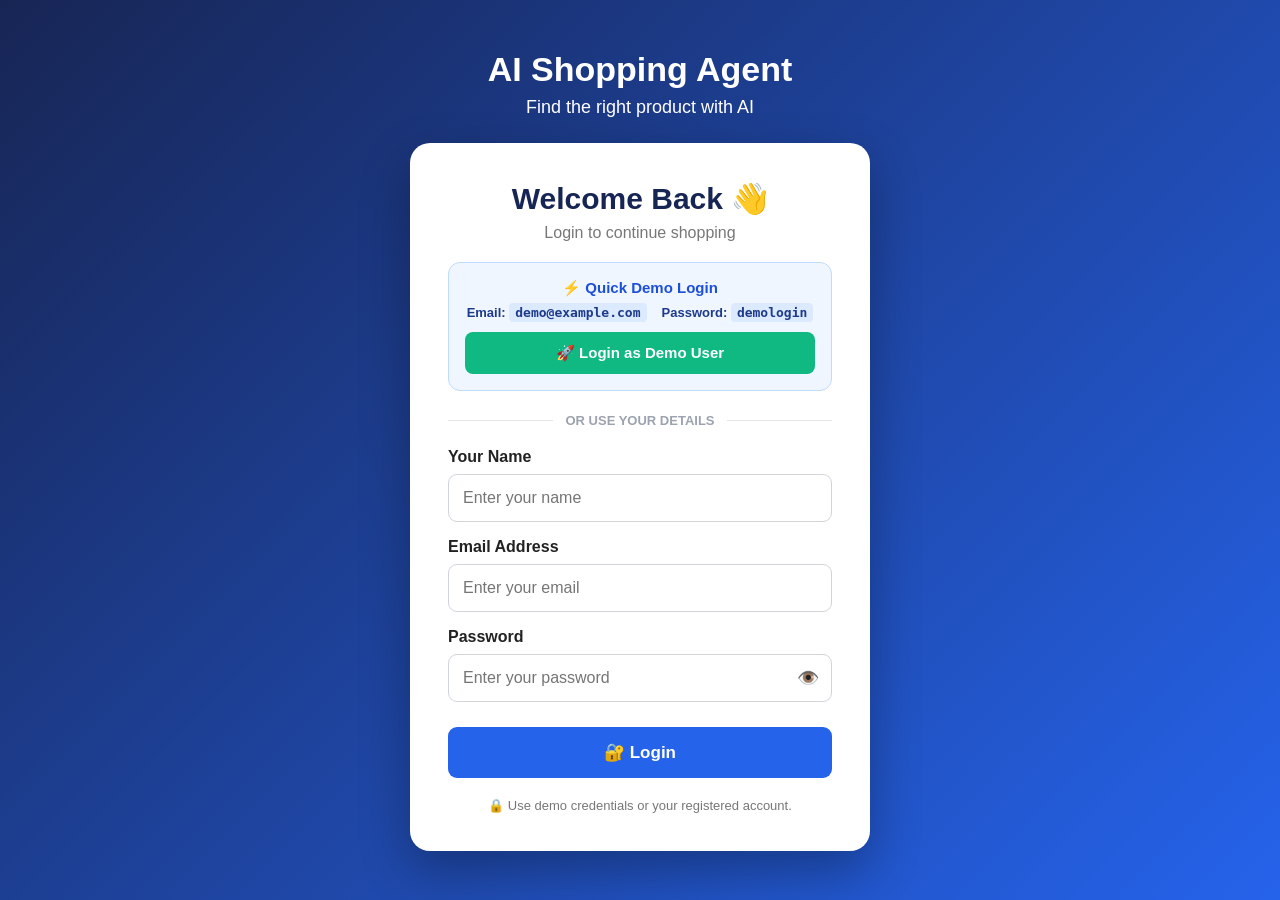
<file: frontend/index.html>
<!DOCTYPE html>
<html lang="en">
<head>
    <meta charset="UTF-8">
    <meta name="viewport" content="width=device-width, initial-scale=1.0">

    <title>AI Shopping Agent</title>

    <link rel="stylesheet" href="style.css">
</head>

<body>
    <script>
if (localStorage.getItem("isLoggedIn") !== "true") {
    window.location.href = "login.html";
}
</script>

    <!-- ================= HEADER ================= -->

    <header class="main-header">

        <div class="header-left">

            <div class="logo">🛍️</div>

            <div>
                <h1>AI Shopping Agent</h1>
                <p>Find the right product with AI</p>
            </div>

        </div>

        <div class="header-actions">

            <button
                id="cartButton"
                class="header-button"
                type="button"
            >
                🛒 Cart
                <span id="cartCount">0</span>
            </button>

            <button
                id="profileButton"
                class="header-button"
                type="button"
            >
                👤 Profile
            </button>

        </div>

    </header>


    <!-- ================= NAVIGATION ================= -->

    <nav class="navbar">

        <button
            class="nav-item active"
            data-category="all"
            type="button"
        >
            ☰ All
        </button>

        <button
            class="nav-item"
            data-category="electronics"
            type="button"
        >
            Electronics
        </button>

        <button
            class="nav-item"
            data-category="laptops"
            type="button"
        >
            💻 Laptops
        </button>

        <button
            class="nav-item"
            data-category="headphones"
            type="button"
        >
            Headphones
        </button>

        <button
            class="nav-item"
            data-category="earbuds"
            type="button"
        >
            Earbuds
        </button>

        <button
            class="nav-item"
            data-category="keyboards"
            type="button"
        >
            Keyboards
        </button>

        <button
            class="nav-item"
            data-category="mouse"
            type="button"
        >
            Mouse
        </button>

        <button
            class="nav-item"
            data-category="accessories"
            type="button"
        >
            Accessories
        </button>

        <button
            class="nav-item"
            data-category="deals"
            type="button"
        >
            Best Deals
        </button>

        <button
            class="nav-item"
            data-category="top"
            type="button"
        >
            Top Products
        </button>

    </nav>


    <!-- ================= MAIN ================= -->

    <main>

        <!-- ================= SEARCH ================= -->

        <section class="search-section">

            <div class="search-box">

                <input
                    type="text"
                    id="searchInput"
                    placeholder="Search for headphones, mouse, keyboard..."
                    autocomplete="off"
                >

                <button
                    id="searchButton"
                    type="button"
                >
                    Search
                </button>

            </div>

        </section>


        <!-- ================= AI ANSWER ================= -->

        <section
            id="aiAnswer"
            class="ai-answer"
            style="display:none;"
        >

            <h2>🤖 AI Recommendation</h2>

            <div id="aiAnswerContent"></div>

        </section>


        <!-- ================= PRODUCTS HEADER ================= -->

        <section class="products-header">

            <div>

                <h2>🛍️ All Products</h2>

                <p>
                    Explore our products
                </p>

            </div>

        </section>


        <!-- ================= PRODUCT AREA ================= -->

        <section class="product-section">

            <div class="product-intro">

                <h2>
                    🛍️ Explore Our Products
                </h2>

                <p>
                    Discover the best products recommended
                    by our AI shopping agent.
                </p>

            </div>


            <!--
                JavaScript loads all products here.
                CSS controls the horizontal grid.
            -->

            <div
                id="products"
                class="products"
            >

                <div
                    class="loading"
                    id="loading"
                >
                    Loading products...
                </div>

            </div>

        </section>

    </main>


    <!-- ================================================= -->
    <!-- ================= CART MODAL ==================== -->
    <!-- ================================================= -->

    <div
        id="cartModal"
        class="modal"
        style="display:none;"
    >

        <div class="modal-content">

            <button
                id="closeCart"
                class="modal-close"
                type="button"
            >
                ×
            </button>

            <h2>
                🛒 Your Cart
            </h2>

            <div id="cartItems">

                <p class="empty-message">
                    Your cart is empty.
                </p>

            </div>

            <div class="cart-footer">

                <strong>
                    Total:
                    ₹<span id="cartTotal">0</span>
                </strong>

                <button
                    id="checkoutButton"
                    class="checkout-button"
                    type="button"
                >
                    Proceed to Checkout
                </button>

            </div>

        </div>

    </div>


    <!-- ================================================= -->
    <!-- ================= CHECKOUT MODAL ================ -->
    <!-- ================================================= -->

    <!--
        IMPORTANT:
        This was missing from your previous index.html.

        Your script.js looks for:
        id="checkoutModal"

        So this section MUST exist.
    -->

    <div
        id="checkoutModal"
        class="modal"
        style="display:none;"
    >

        <div class="modal-content checkout-modal-content">

            <button
                id="closeCheckout"
                class="modal-close"
                type="button"
            >
                ×
            </button>


            <h2>
                💳 Checkout
            </h2>


            <p class="checkout-subtitle">
                Complete your order and proceed to payment.
            </p>


            <!-- ORDER SUMMARY -->

            <div
                id="checkoutSummary"
                class="checkout-summary"
            >

                <h3>
                    Order Summary
                </h3>

                <div id="checkoutItems">

                    <!-- JavaScript will add items here -->

                </div>


                <div class="checkout-total">

                    <strong>
                        Total Amount:
                    </strong>

                    <strong>
                        ₹<span id="checkoutTotal">0</span>
                    </strong>

                </div>

            </div>


            <!-- CUSTOMER DETAILS -->

            <div class="checkout-form">

                <h3>
                    Customer Details
                </h3>


                <label for="checkoutName">
                    Name
                </label>

                <input
                    type="text"
                    id="checkoutName"
                    placeholder="Enter your name"
                    autocomplete="name"
                >


                <label for="checkoutEmail">
                    Email
                </label>

                <input
                    type="email"
                    id="checkoutEmail"
                    placeholder="Enter your email"
                    autocomplete="email"
                >


                <label for="checkoutPhone">
                    Phone Number
                </label>

                <input
                    type="tel"
                    id="checkoutPhone"
                    placeholder="Enter your phone number"
                    autocomplete="tel"
                >


                <label for="checkoutAddress">
                    Delivery Address
                </label>

                <textarea
                    id="checkoutAddress"
                    placeholder="Enter full delivery address with pincode..."
                    rows="3"
                ></textarea>

            </div>


            <!-- PAYMENT BUTTON -->

            <button
                id="payNowButton"
                class="pay-now-button"
                type="button"
                onclick="startPayment()"
            >
                💳 Pay Now
            </button>


            <!-- BACK TO CART -->

            <button
                id="backToCart"
                class="back-cart-button"
                type="button"
            >
                ← Back to Cart
            </button>

        </div>

    </div>


    <!-- ================================================= -->
    <!-- ================= PROFILE MODAL ================= -->
    <!-- ================================================= -->

    <div
        id="profileModal"
        class="modal"
        style="display:none;"
    >

        <div class="modal-content profile-modal-content">

            <button
                id="closeProfile"
                class="modal-close"
                type="button"
            >
                ×
            </button>

            <!-- PROFILE HEADER BANNER -->
            <div class="profile-header-banner">
                <div class="profile-avatar-circle">
                    <span id="profileAvatarText">👤</span>
                </div>
                <div class="profile-user-headline">
                    <h2 id="profileDisplayName">User Account</h2>
                    <p id="profileDisplayEmail">Manage account settings, orders, and preferences</p>
                </div>
            </div>

            <!-- PROFILE TAB NAVIGATION -->
            <div class="profile-tabs">
                <button class="profile-tab active" data-tab="tab-account" type="button">
                    👤 Account
                </button>
                <button class="profile-tab" data-tab="tab-orders" type="button">
                    📦 My Orders
                </button>
                <button class="profile-tab" data-tab="tab-cart" type="button">
                    🛒 My Cart
                </button>
                <button class="profile-tab" data-tab="tab-settings" type="button">
                    ⚙️ Settings
                </button>
            </div>

            <!-- TAB 1: ACCOUNT DETAILS -->
            <div id="tab-account" class="profile-tab-content active">
                <div class="profile-info">
                    <label for="profileName">Full Name</label>
                    <input
                        type="text"
                        id="profileName"
                        placeholder="Enter your full name"
                        autocomplete="name"
                    >

                    <label for="profileEmail">Email Address</label>
                    <input
                        type="email"
                        id="profileEmail"
                        placeholder="Enter your email address"
                        autocomplete="email"
                    >

                    <label for="profilePhone">Phone Number</label>
                    <input
                        type="tel"
                        id="profilePhone"
                        placeholder="Enter your phone number"
                        autocomplete="tel"
                    >

                    <label for="profileAddress">Default Delivery Address</label>
                    <textarea
                        id="profileAddress"
                        placeholder="Enter default delivery address with pincode..."
                        rows="3"
                    ></textarea>

                    <button
                        id="saveProfile"
                        class="save-profile-button"
                        type="button"
                    >
                        💾 Save Account Details
                    </button>
                </div>
            </div>

            <!-- TAB 2: MY ORDERS -->
            <div id="tab-orders" class="profile-tab-content" style="display:none;">
                <div id="ordersList" class="orders-list">
                    <p class="empty-message">No past orders found. Start shopping today!</p>
                </div>
            </div>

            <!-- TAB 3: MY CART QUICK VIEW -->
            <div id="tab-cart" class="profile-tab-content" style="display:none;">
                <div id="profileCartSummary" class="profile-cart-summary">
                    <!-- JS renders cart preview -->
                </div>
            </div>

            <!-- TAB 4: SETTINGS & PREFERENCES -->
            <div id="tab-settings" class="profile-tab-content" style="display:none;">
                <div class="settings-group">
                    <div class="setting-item">
                        <div>
                            <strong>🔔 Order & Deal Notifications</strong>
                            <p style="font-size:12px; color:#64748b; margin-top:2px;">Get real-time AI recommendations and order updates</p>
                        </div>
                        <label class="toggle-switch">
                            <input type="checkbox" id="settingNotifications" checked>
                            <span class="slider"></span>
                        </label>
                    </div>

                    <div class="setting-item">
                        <div>
                            <strong>🌙 Dark Mode Theme</strong>
                            <p style="font-size:12px; color:#64748b; margin-top:2px;">Switch to high-contrast dark aesthetic UI</p>
                        </div>
                        <label class="toggle-switch">
                            <input type="checkbox" id="settingDarkMode">
                            <span class="slider"></span>
                        </label>
                    </div>

                    <div class="setting-item">
                        <div>
                            <strong>💱 Currency Symbol</strong>
                            <p style="font-size:12px; color:#64748b; margin-top:2px;">Choose display currency format</p>
                        </div>
                        <select id="settingCurrency" class="setting-select">
                            <option value="INR" selected>INR (₹)</option>
                            <option value="USD">USD ($)</option>
                            <option value="EUR">EUR (€)</option>
                        </select>
                    </div>

                    <div style="margin-top: 25px; border-top: 1px solid #e2e8f0; padding-top: 18px; display: flex; gap: 10px; flex-wrap: wrap;">
                        <button type="button" class="danger-button" style="background: #dc2626; color: white; border: none; padding: 10px 16px; border-radius: 8px; font-weight: bold; cursor: pointer;" onclick="logout()">
                            🚪 Logout
                        </button>
                        <button type="button" class="danger-button" onclick="clearUserData()">
                            🗑️ Reset Local Account & Data
                        </button>
                    </div>
                </div>
            </div>

        </div>

    </div>


    <!-- ================================================= -->
    <!-- ============ ORDER SUCCESS MODAL ================ -->
    <!-- ================================================= -->

    <div
        id="orderSuccessModal"
        class="modal"
        style="display:none;"
    >

        <div class="modal-content success-modal-content" style="text-align: center; max-width: 500px;">

            <button
                id="closeOrderSuccess"
                class="modal-close"
                type="button"
                onclick="closeModal('orderSuccessModal')"
            >
                ×
            </button>

            <div style="font-size: 55px; margin-bottom: 8px;">🎉</div>

            <h2 style="color: #16a34a; margin-bottom: 6px;">Order Placed Successfully!</h2>
            <p style="color: #64748b; margin-bottom: 18px; font-size: 14px;">Thank you for shopping with AI Shopping Agent.</p>

            <div id="orderSuccessDetails" style="background: #f8fafc; border: 1px solid #e2e8f0; border-radius: 12px; padding: 16px; text-align: left; margin-bottom: 20px; font-size: 14px; line-height: 1.6;">
            </div>

            <button
                type="button"
                class="pay-now-button"
                style="background: #16a34a;"
                onclick="closeModal('orderSuccessModal')"
            >
                🛍️ Continue Shopping
            </button>

        </div>

    </div>



    <!-- ================================================= -->
    <!-- ============== PRODUCT DETAILS MODAL ============ -->
    <!-- ================================================= -->

    <div
        id="productModal"
        class="modal"
        style="display:none;"
    >

        <div class="modal-content product-modal-content">

            <button
                id="closeProduct"
                class="modal-close"
                type="button"
            >
                ×
            </button>

            <div id="productDetails"></div>

        </div>

    </div>


    <!-- ================================================= -->
    <!-- ================= TOAST MESSAGE ================= -->
    <!-- ================================================= -->

    <div
        id="toast"
        class="toast"
        style="display:none;"
    >
    </div>


    <!-- ================================================= -->
    <!-- ================= RAZORPAY ====================== -->
    <!-- ================================================= -->

    <!-- Razorpay Checkout SDK -->

    <script src="https://checkout.razorpay.com/v1/checkout.js"></script>


    <!-- ================================================= -->
    <!-- ================= YOUR SCRIPT ==================== -->
    <!-- ================================================= -->

    <script src="script.js"></script>

</body>
</html>
</file>
<file: frontend/style.css>
/* =========================================================
   GLOBAL
========================================================= */

* {
    box-sizing: border-box;
    margin: 0;
    padding: 0;
}

html {
    scroll-behavior: smooth;
}

body {
    font-family: Arial, Helvetica, sans-serif;
    background: #f4f6f8;
    color: #172033;
    min-height: 100vh;
}


/* =========================================================
   HEADER
========================================================= */

.main-header {
    width: 100%;
    min-height: 78px;
    background: linear-gradient(135deg, #111827, #1e3a8a);
    color: white;

    display: flex;
    align-items: center;
    justify-content: space-between;

    padding: 15px 35px;
    gap: 20px;
}

.header-left {
    display: flex;
    align-items: center;
    gap: 14px;
}

.logo {
    width: 52px;
    height: 52px;

    display: flex;
    align-items: center;
    justify-content: center;

    background: rgba(255, 255, 255, 0.12);
    border-radius: 12px;

    font-size: 28px;
}

.header-left h1 {
    font-size: 28px;
    margin-bottom: 4px;
}

.header-left p {
    font-size: 14px;
    color: #dbeafe;
}

.header-actions {
    display: flex;
    align-items: center;
    gap: 10px;
}

.header-button {
    border: 1px solid rgba(255,255,255,0.2);
    background: rgba(255,255,255,0.12);
    color: white;

    padding: 11px 16px;
    border-radius: 9px;

    cursor: pointer;
    font-size: 15px;
    font-weight: 600;

    transition: 0.2s ease;
}

.header-button:hover {
    background: rgba(255,255,255,0.22);
    transform: translateY(-1px);
}

#cartCount {
    display: inline-flex;

    min-width: 22px;
    height: 22px;

    align-items: center;
    justify-content: center;

    margin-left: 5px;

    background: #ef4444;
    color: white;

    border-radius: 50%;

    font-size: 12px;
    font-weight: bold;
}


/* =========================================================
   NAVIGATION
========================================================= */

.navbar {
    width: 100%;

    background: white;
    border-bottom: 1px solid #e5e7eb;

    display: flex;
    align-items: center;

    gap: 4px;

    padding: 0 30px;

    overflow-x: auto;
}

.nav-item {
    flex-shrink: 0;

    border: none;
    background: transparent;

    padding: 16px 18px;

    color: #374151;

    font-size: 14px;
    font-weight: 600;

    cursor: pointer;

    border-bottom: 3px solid transparent;

    transition: 0.2s ease;
}

.nav-item:hover {
    color: #2563eb;
    background: #f8fafc;
}

.nav-item.active {
    color: #2563eb;
    border-bottom-color: #2563eb;
}


/* =========================================================
   MAIN
========================================================= */

main {
    width: 100%;
    max-width: 1500px;

    margin: 0 auto;

    padding: 25px 30px 50px;
}


/* =========================================================
   SEARCH
========================================================= */

.search-section {
    margin-bottom: 25px;
}

.search-box {
    width: 100%;

    display: flex;
    align-items: stretch;

    gap: 10px;
}

.search-box input {
    flex: 1;

    min-width: 0;

    height: 50px;

    padding: 0 18px;

    border: 2px solid #d1d5db;
    border-radius: 10px;

    background: white;

    font-size: 16px;

    outline: none;

    transition: 0.2s ease;
}

.search-box input:focus {
    border-color: #2563eb;
    box-shadow: 0 0 0 3px rgba(37,99,235,0.1);
}

.search-box button {
    flex-shrink: 0;

    height: 50px;

    padding: 0 28px;

    border: none;
    border-radius: 10px;

    background: #2563eb;
    color: white;

    font-size: 16px;
    font-weight: bold;

    cursor: pointer;

    transition: 0.2s ease;
}

.search-box button:hover {
    background: #1d4ed8;
}


/* =========================================================
   AI ANSWER
========================================================= */

#aiAnswer {
    background: white;

    border: 1px solid #dbeafe;
    border-left: 5px solid #2563eb;

    border-radius: 14px;

    padding: 22px 25px;

    margin-bottom: 25px;

    box-shadow: 0 5px 18px rgba(0,0,0,0.06);
}

#aiAnswer h2 {
    color: #2563eb;
    font-size: 21px;
    margin-bottom: 15px;
}

#aiAnswerContent {
    color: #374151;
    line-height: 1.6;
}

.recommendation-item {
    background: #f8fafc;

    border-left: 4px solid #2563eb;

    padding: 13px 15px;

    margin: 10px 0;

    border-radius: 7px;

    font-size: 16px;
    font-weight: 600;
}

.recommendation-reason {
    margin: 6px 0 12px 18px;

    color: #4b5563;

    line-height: 1.5;
}


/* =========================================================
   PRODUCTS HEADER
========================================================= */

.products-header {
    display: flex;
    align-items: center;
    justify-content: space-between;

    margin-bottom: 18px;
}

.products-header h2 {
    font-size: 25px;
    color: #111827;
}

.products-header p {
    margin-top: 5px;
    color: #6b7280;
}


/* =========================================================
   PRODUCT SECTION
========================================================= */

.product-section {
    width: 100%;
}

.product-intro {
    background: white;

    padding: 20px 22px;

    border-radius: 14px;

    margin-bottom: 22px;

    border: 1px solid #e5e7eb;

    box-shadow: 0 3px 12px rgba(0,0,0,0.05);
}

.product-intro h2 {
    font-size: 21px;
    margin-bottom: 6px;
}

.product-intro p {
    color: #64748b;
    line-height: 1.5;
}


/* =========================================================
   PRODUCT GRID
   THIS IS THE IMPORTANT PART
========================================================= */

#products,
.products {
    width: 100%;

    display: grid;

    /*
       4 PRODUCTS PER ROW ON LARGE SCREENS
    */
    grid-template-columns: repeat(4, minmax(0, 1fr));

    gap: 22px;

    align-items: stretch;
}


/* =========================================================
   PRODUCT CARD
========================================================= */

.product-card {
    position: relative;

    width: 100%;
    min-width: 0;

    background: #ffffff;

    border: 1px solid #e5e7eb;

    border-radius: 14px;

    padding: 16px;

    overflow: hidden;

    display: flex;
    flex-direction: column;

    box-shadow: 0 4px 14px rgba(0,0,0,0.07);

    transition:
        transform 0.2s ease,
        box-shadow 0.2s ease;

    min-height: 470px;
}

.product-card:hover {
    transform: translateY(-5px);

    box-shadow: 0 12px 28px rgba(0,0,0,0.13);
}


/* =========================================================
   PRODUCT IMAGE
========================================================= */

.product-image {
    width: 100%;
    height: 220px;

    object-fit: contain;

    display: block;

    background: #f8fafc;

    border-radius: 10px;

    margin-bottom: 14px;
}


/* =========================================================
   DISCOUNT
========================================================= */

.discount-badge {
    position: absolute;

    top: 12px;
    left: 12px;

    z-index: 5;

    background: #dc2626;
    color: white;

    padding: 6px 9px;

    border-radius: 5px;

    font-size: 11px;
    font-weight: 700;
}


/* =========================================================
   CATEGORY
========================================================= */

.category {
    display: inline-block;

    width: fit-content;

    padding: 5px 9px;

    margin-bottom: 7px;

    background: #eff6ff;
    color: #2563eb;

    border-radius: 20px;

    font-size: 12px;
    font-weight: 600;

    text-transform: capitalize;
}


/* =========================================================
   PRODUCT TITLE
========================================================= */

.product-card h3 {
    font-size: 18px;

    line-height: 1.35;

    color: #111827;

    margin: 5px 0 8px;
}


/* =========================================================
   RATING
========================================================= */

.rating {
    display: inline-block;

    width: fit-content;

    background: #fef3c7;
    color: #92400e;

    padding: 5px 8px;

    border-radius: 5px;

    font-size: 13px;
    font-weight: 600;

    margin-bottom: 8px;
}

.review-count {
    color: #6b7280;

    font-size: 12px;

    margin-left: 4px;
}


/* =========================================================
   PRICE
========================================================= */

.price-section {
    display: flex;

    align-items: center;

    flex-wrap: wrap;

    gap: 8px;

    margin: 5px 0 10px;
}

.old-price {
    color: #9ca3af;

    font-size: 14px;

    text-decoration: line-through;
}

.price-section .price {
    color: #16a34a;

    font-size: 22px;

    font-weight: 700;

    margin: 0;
}


/* =========================================================
   PRODUCT DESCRIPTION
========================================================= */

.product-card p {
    color: #4b5563;

    font-size: 13px;

    line-height: 1.5;

    margin-bottom: 10px;
}

.product-card strong {
    display: block;

    color: #111827;

    font-size: 13px;

    margin: 7px 0;
}

.product-card ul {
    padding-left: 18px;

    margin-bottom: 12px;
}

.product-card li {
    color: #4b5563;

    font-size: 12px;

    line-height: 1.5;

    margin-bottom: 3px;
}


/* =========================================================
   PRODUCT ACTIONS
========================================================= */

.product-actions {
    display: flex;

    gap: 8px;

    margin-top: auto;

    padding-top: 10px;
}

.details-button {
    flex: 1;

    border: 1px solid #d1d5db;

    background: #f8fafc;
    color: #374151;

    padding: 11px 8px;

    border-radius: 8px;

    cursor: pointer;

    font-weight: 600;

    font-size: 13px;

    transition: 0.2s ease;
}

.details-button:hover {
    background: #e5e7eb;
}


/* =========================================================
   BUY BUTTON
========================================================= */

.buy-button {
    flex: 1;

    display: block;

    width: 100%;

    text-align: center;

    padding: 11px 8px;

    border: none;

    border-radius: 8px;

    background: #2563eb;
    color: white;

    text-decoration: none;

    font-size: 13px;
    font-weight: 700;

    cursor: pointer;

    transition: 0.2s ease;
}

.buy-button:hover {
    background: #1d4ed8;
}


/* =========================================================
   LOADING
========================================================= */

.loading {
    grid-column: 1 / -1;

    text-align: center;

    padding: 50px 20px;

    background: white;

    border-radius: 14px;

    color: #2563eb;

    font-size: 17px;

    border: 1px solid #e5e7eb;
}


/* =========================================================
   ERROR
========================================================= */

.error {
    grid-column: 1 / -1;

    color: #b91c1c;

    background: #fee2e2;

    border: 1px solid #fecaca;

    padding: 16px;

    border-radius: 10px;

    text-align: center;
}


/* =========================================================
   MODAL
========================================================= */

.modal {
    position: fixed;

    inset: 0;

    z-index: 9999;

    background: rgba(0,0,0,0.65);

    display: none;

    align-items: center;
    justify-content: center;

    padding: 20px;
}

.modal.show {
    display: flex !important;
}

.modal-content {
    position: relative;

    width: 100%;
    max-width: 600px;

    max-height: 90vh;

    overflow-y: auto;

    background: white;

    border-radius: 16px;

    padding: 28px;

    box-shadow: 0 20px 60px rgba(0,0,0,0.3);
}

.modal-close {
    position: absolute;

    top: 12px;
    right: 12px;

    width: 35px;
    height: 35px;

    border: none;

    border-radius: 50%;

    background: #f1f5f9;

    color: #374151;

    font-size: 22px;

    cursor: pointer;

    z-index: 10;
}

.modal-close:hover {
    background: #e2e8f0;
}


/* =========================================================
   CART
========================================================= */

#cartItems {
    margin-top: 20px;
    display: flex;
    flex-direction: column;
    gap: 12px;
}

.cart-item {
    display: flex;
    align-items: center;
    gap: 14px;
    padding: 12px;
    background: #f8fafc;
    border: 1px solid #e2e8f0;
    border-radius: 10px;
}

.cart-item img {
    width: 60px;
    height: 60px;
    object-fit: contain;
    background: white;
    border-radius: 8px;
    padding: 4px;
}

.cart-item-details {
    flex: 1;
    min-width: 0;
}

.cart-item-details h4 {
    font-size: 14px;
    font-weight: 600;
    color: #1e293b;
    margin-bottom: 4px;
    white-space: nowrap;
    overflow: hidden;
    text-overflow: ellipsis;
}

.cart-item-price {
    font-size: 14px;
    font-weight: 700;
    color: #16a34a;
}

.cart-item-controls {
    display: flex;
    align-items: center;
    gap: 8px;
}

.cart-item-controls button {
    width: 28px;
    height: 28px;
    border: 1px solid #cbd5e1;
    background: white;
    border-radius: 6px;
    cursor: pointer;
    font-weight: bold;
    display: flex;
    align-items: center;
    justify-content: center;
    transition: 0.2s ease;
}

.cart-item-controls button:hover {
    background: #e2e8f0;
}

.cart-item-controls button.remove-btn {
    border: none;
    background: #fee2e2;
    color: #ef4444;
}

.cart-item-controls button.remove-btn:hover {
    background: #fca5a5;
}

.buy-button.in-cart {
    background: #059669;
}

.buy-button.in-cart:hover {
    background: #047857;
}

.pay-now-button {
    width: 100%;
    background: #2563eb;
    color: white;
    border: none;
    border-radius: 10px;
    padding: 14px;
    font-size: 16px;
    font-weight: 700;
    cursor: pointer;
    margin-top: 18px;
    transition: 0.2s ease;
}

.pay-now-button:hover {
    background: #1d4ed8;
}

.back-cart-button {
    width: 100%;
    background: transparent;
    color: #64748b;
    border: 1px solid #cbd5e1;
    border-radius: 10px;
    padding: 11px;
    font-size: 14px;
    font-weight: 600;
    cursor: pointer;
    margin-top: 10px;
    transition: 0.2s ease;
}

.back-cart-button:hover {
    background: #f1f5f9;
    color: #1e293b;
}

.empty-message {
    text-align: center;
    padding: 30px;
    color: #6b7280;
}

.cart-footer {
    display: flex;

    align-items: center;
    justify-content: space-between;

    gap: 15px;

    margin-top: 22px;

    padding-top: 18px;

    border-top: 1px solid #e5e7eb;
}

.checkout-button {
    border: none;

    background: #16a34a;
    color: white;

    padding: 12px 18px;

    border-radius: 9px;

    cursor: pointer;

    font-size: 14px;
    font-weight: 700;

    transition: 0.2s ease;
}

.checkout-button:hover {
    background: #15803d;
}


/* =========================================================
   PROFILE
========================================================= */

/* =========================================================
   PROFILE & ACCOUNT HUB
========================================================= */

.profile-modal-content {
    max-width: 650px;
    padding: 24px;
}

.profile-header-banner {
    display: flex;
    align-items: center;
    gap: 16px;
    background: linear-gradient(135deg, #1e3a8a, #2563eb);
    color: white;
    padding: 18px 22px;
    border-radius: 12px;
    margin-bottom: 20px;
}

.profile-avatar-circle {
    width: 56px;
    height: 56px;
    border-radius: 50%;
    background: rgba(255, 255, 255, 0.2);
    backdrop-filter: blur(5px);
    display: flex;
    align-items: center;
    justify-content: center;
    font-size: 28px;
    border: 2px solid rgba(255, 255, 255, 0.4);
    flex-shrink: 0;
}

.profile-user-headline h2 {
    font-size: 20px;
    font-weight: 700;
    margin-bottom: 2px;
    color: white;
}

.profile-user-headline p {
    font-size: 13px;
    color: #dbeafe;
}

.profile-tabs {
    display: flex;
    gap: 6px;
    border-bottom: 2px solid #e2e8f0;
    margin-bottom: 20px;
    overflow-x: auto;
}

.profile-tab {
    border: none;
    background: transparent;
    padding: 10px 16px;
    font-size: 14px;
    font-weight: 600;
    color: #64748b;
    cursor: pointer;
    border-bottom: 3px solid transparent;
    margin-bottom: -2px;
    transition: 0.2s ease;
    white-space: nowrap;
}

.profile-tab:hover {
    color: #2563eb;
}

.profile-tab.active {
    color: #2563eb;
    border-bottom-color: #2563eb;
}

.profile-tab-content {
    animation: fadeIn 0.25s ease-in-out;
}

@keyframes fadeIn {
    from { opacity: 0; transform: translateY(4px); }
    to { opacity: 1; transform: translateY(0); }
}

.profile-info {
    display: flex;
    flex-direction: column;
    text-align: left;
    gap: 8px;
}

.profile-info label {
    font-size: 13px;
    font-weight: 600;
    color: #374151;
    margin-top: 6px;
}

.profile-info input,
.profile-info textarea {
    width: 100%;
    padding: 12px;
    border: 1px solid #d1d5db;
    border-radius: 8px;
    outline: none;
    font-family: inherit;
    font-size: 14px;
    transition: 0.2s ease;
}

.profile-info input:focus,
.profile-info textarea:focus {
    border-color: #2563eb;
    box-shadow: 0 0 0 3px rgba(37,99,235,0.1);
}

.save-profile-button {
    margin-top: 16px;
    padding: 13px;
    border: none;
    border-radius: 9px;
    background: #2563eb;
    color: white;
    font-weight: 700;
    font-size: 15px;
    cursor: pointer;
    transition: 0.2s ease;
}

.save-profile-button:hover {
    background: #1d4ed8;
}

/* ORDER HISTORY CARDS */
.orders-list {
    display: flex;
    flex-direction: column;
    gap: 14px;
    max-height: 400px;
    overflow-y: auto;
}

.order-card {
    background: #f8fafc;
    border: 1px solid #e2e8f0;
    border-radius: 12px;
    padding: 16px;
    text-align: left;
    transition: 0.2s ease;
}

.order-card:hover {
    border-color: #cbd5e1;
    box-shadow: 0 4px 12px rgba(0,0,0,0.05);
}

.order-card-header {
    display: flex;
    justify-content: space-between;
    align-items: center;
    margin-bottom: 10px;
    padding-bottom: 10px;
    border-bottom: 1px dashed #cbd5e1;
}

.order-card-id {
    font-weight: 700;
    color: #2563eb;
    font-size: 14px;
}

.order-card-status {
    padding: 4px 10px;
    border-radius: 20px;
    font-size: 11px;
    font-weight: 700;
    background: #dcfce7;
    color: #15803d;
}

.order-card-body {
    font-size: 13px;
    color: #475569;
    line-height: 1.6;
}

/* SETTINGS & TOGGLE SWITCHES */
.settings-group {
    display: flex;
    flex-direction: column;
    gap: 16px;
    text-align: left;
}

.setting-item {
    display: flex;
    justify-content: space-between;
    align-items: center;
    padding: 14px 16px;
    background: #f8fafc;
    border: 1px solid #e2e8f0;
    border-radius: 10px;
}

.setting-select {
    padding: 8px 12px;
    border-radius: 8px;
    border: 1px solid #cbd5e1;
    outline: none;
    font-size: 14px;
}

.toggle-switch {
    position: relative;
    display: inline-block;
    width: 48px;
    height: 26px;
    flex-shrink: 0;
}

.toggle-switch input {
    opacity: 0;
    width: 0;
    height: 0;
}

.slider {
    position: absolute;
    cursor: pointer;
    inset: 0;
    background-color: #cbd5e1;
    transition: .3s;
    border-radius: 34px;
}

.slider:before {
    position: absolute;
    content: "";
    height: 20px;
    width: 20px;
    left: 3px;
    bottom: 3px;
    background-color: white;
    transition: .3s;
    border-radius: 50%;
}

input:checked + .slider {
    background-color: #2563eb;
}

input:checked + .slider:before {
    transform: translateX(22px);
}

.danger-button {
    width: 100%;
    padding: 12px;
    background: #fee2e2;
    color: #dc2626;
    border: 1px solid #fca5a5;
    border-radius: 8px;
    font-weight: 700;
    cursor: pointer;
    transition: 0.2s ease;
}

.danger-button:hover {
    background: #fca5a5;
    color: #991b1b;
}

/* =========================================================
   DARK MODE THEME OVERRIDES
========================================================= */

body.dark-mode {
    background: #0f172a;
    color: #f8fafc;
}

body.dark-mode .main-header {
    background: linear-gradient(135deg, #020617, #1e293b);
}

body.dark-mode .navbar {
    background: #1e293b;
    border-bottom-color: #334155;
}

body.dark-mode .nav-item {
    color: #cbd5e1;
}

body.dark-mode .nav-item:hover,
body.dark-mode .nav-item.active {
    color: #60a5fa;
    background: #334155;
    border-bottom-color: #60a5fa;
}

body.dark-mode .product-card,
body.dark-mode .product-intro,
body.dark-mode #aiAnswer,
body.dark-mode .modal-content {
    background: #1e293b;
    border-color: #334155;
    color: #f8fafc;
}

body.dark-mode .product-card h3,
body.dark-mode .products-header h2,
body.dark-mode .product-intro h2,
body.dark-mode .modal-content h2,
body.dark-mode .modal-content h3,
body.dark-mode .modal-content h4 {
    color: #f8fafc;
}

body.dark-mode .product-card p,
body.dark-mode .product-card li,
body.dark-mode .product-intro p {
    color: #94a3b8;
}

body.dark-mode .product-image,
body.dark-mode .cart-item,
body.dark-mode .order-card,
body.dark-mode .setting-item,
body.dark-mode .checkout-summary,
body.dark-mode #orderSuccessDetails {
    background: #0f172a !important;
    border-color: #334155 !important;
    color: #f8fafc !important;
}

body.dark-mode input,
body.dark-mode textarea,
body.dark-mode select {
    background: #0f172a;
    color: #f8fafc;
    border-color: #334155;
}

body.dark-mode .details-button {
    background: #334155;
    color: #f8fafc;
    border-color: #475569;
}

body.dark-mode .modal-close {
    background: #334155;
    color: #f8fafc;
}


.save-profile-button:hover {
    background: #1d4ed8;
}


/* =========================================================
   CHECKOUT
========================================================= */

.checkout-modal-content {
    max-width: 650px;
}

.checkout-modal-content h2 {
    font-size: 25px;

    margin-bottom: 18px;
}

.checkout-container h3 {
    font-size: 17px;

    margin: 18px 0 12px;

    color: #111827;
}

.checkout-summary {
    background: #f8fafc;

    border: 1px solid #e5e7eb;

    border-radius: 10px;

    padding: 15px;
}

.checkout-total {
    display: flex;

    justify-content: space-between;

    align-items: center;

    border-top: 1px solid #d1d5db;

    padding-top: 14px;

    margin-top: 12px;

    font-size: 17px;
}

.checkout-form {
    display: flex;

    flex-direction: column;

    gap: 7px;
}

.checkout-form label {
    color: #374151;

    font-size: 13px;

    font-weight: 600;

    margin-top: 5px;
}

.checkout-form input,
.checkout-form textarea {
    width: 100%;

    padding: 12px;

    border: 1px solid #d1d5db;

    border-radius: 8px;

    font-family: inherit;

    font-size: 14px;

    outline: none;

    resize: vertical;
}

.checkout-form input:focus,
.checkout-form textarea:focus {
    border-color: #2563eb;

    box-shadow: 0 0 0 2px rgba(37,99,235,0.1);
}

.payment-section {
    margin-top: 20px;
}

#razorpayButton {
    width: 100%;

    background: #2563eb;

    color: white;

    border: none;

    border-radius: 9px;

    padding: 14px;

    font-size: 16px;

    font-weight: 700;

    cursor: pointer;
}

#razorpayButton:hover {
    background: #1d4ed8;
}


/* =========================================================
   PRODUCT DETAILS
========================================================= */

.product-modal-content {
    max-width: 650px;
}

#productDetails {
    padding-top: 15px;
}

.modal-product-image {
    display: block;

    width: 260px;
    height: 260px;

    object-fit: contain;

    margin: 10px auto 20px;

    background: #f8fafc;

    border-radius: 12px;
}

.modal-category {
    color: #64748b;

    margin-bottom: 10px;
}

.modal-price {
    font-size: 26px;

    font-weight: 700;

    color: #16a34a;

    margin: 10px 0;
}

.modal-description {
    color: #4b5563;

    line-height: 1.6;

    margin-bottom: 15px;
}

.modal-features {
    padding-left: 20px;

    line-height: 1.8;

    color: #374151;
}

.modal-buy {
    display: block;

    margin-top: 20px;

    width: 100%;
}


/* =========================================================
   TOAST
========================================================= */

.toast {
    position: fixed;

    bottom: 25px;
    right: 25px;

    z-index: 10000;

    background: #111827;
    color: white;

    padding: 13px 18px;

    border-radius: 9px;

    box-shadow: 0 8px 25px rgba(0,0,0,0.2);

    font-size: 14px;

    max-width: 350px;
}


/* =========================================================
   LARGE SCREEN
========================================================= */

@media (min-width: 1400px) {

    #products,
    .products {
        grid-template-columns: repeat(4, minmax(0, 1fr));
    }

}


/* =========================================================
   MEDIUM SCREEN
   3 PRODUCTS PER ROW
========================================================= */

@media (min-width: 901px) and (max-width: 1399px) {

    #products,
    .products {
        grid-template-columns: repeat(3, minmax(0, 1fr));
    }

}


/* =========================================================
   TABLET
   2 PRODUCTS PER ROW
========================================================= */

@media (min-width: 601px) and (max-width: 900px) {

    main {
        padding-left: 18px;
        padding-right: 18px;
    }

    #products,
    .products {
        grid-template-columns: repeat(2, minmax(0, 1fr));
    }

    .main-header {
        padding: 14px 18px;
    }

    .navbar {
        padding: 0 15px;
    }

}


/* =========================================================
   MOBILE
   1 PRODUCT PER ROW
========================================================= */

@media (max-width: 600px) {

    .main-header {
        padding: 14px;

        flex-direction: column;

        align-items: stretch;
    }

    .header-left {
        justify-content: center;
    }

    .header-left h1 {
        font-size: 22px;
    }

    .header-left p {
        font-size: 12px;
    }

    .header-actions {
        justify-content: center;
    }

    .header-button {
        flex: 1;
    }

    .navbar {
        padding: 0 10px;
    }

    .nav-item {
        padding: 14px 13px;
    }

    main {
        padding: 18px 12px 35px;
    }

    .search-box {
        flex-direction: column;
    }

    .search-box button {
        width: 100%;
    }

    #products,
    .products {
        grid-template-columns: 1fr;
    }

    .product-card {
        min-height: auto;
    }

    .product-image {
        height: 230px;
    }

    .cart-footer {
        flex-direction: column;

        align-items: stretch;
    }

    .checkout-button {
        width: 100%;
    }

    .modal {
        padding: 10px;
    }

    .modal-content {
        padding: 22px 17px;
    }

    .modal-product-image {
        width: 200px;
        height: 200px;
    }

}
</file>
